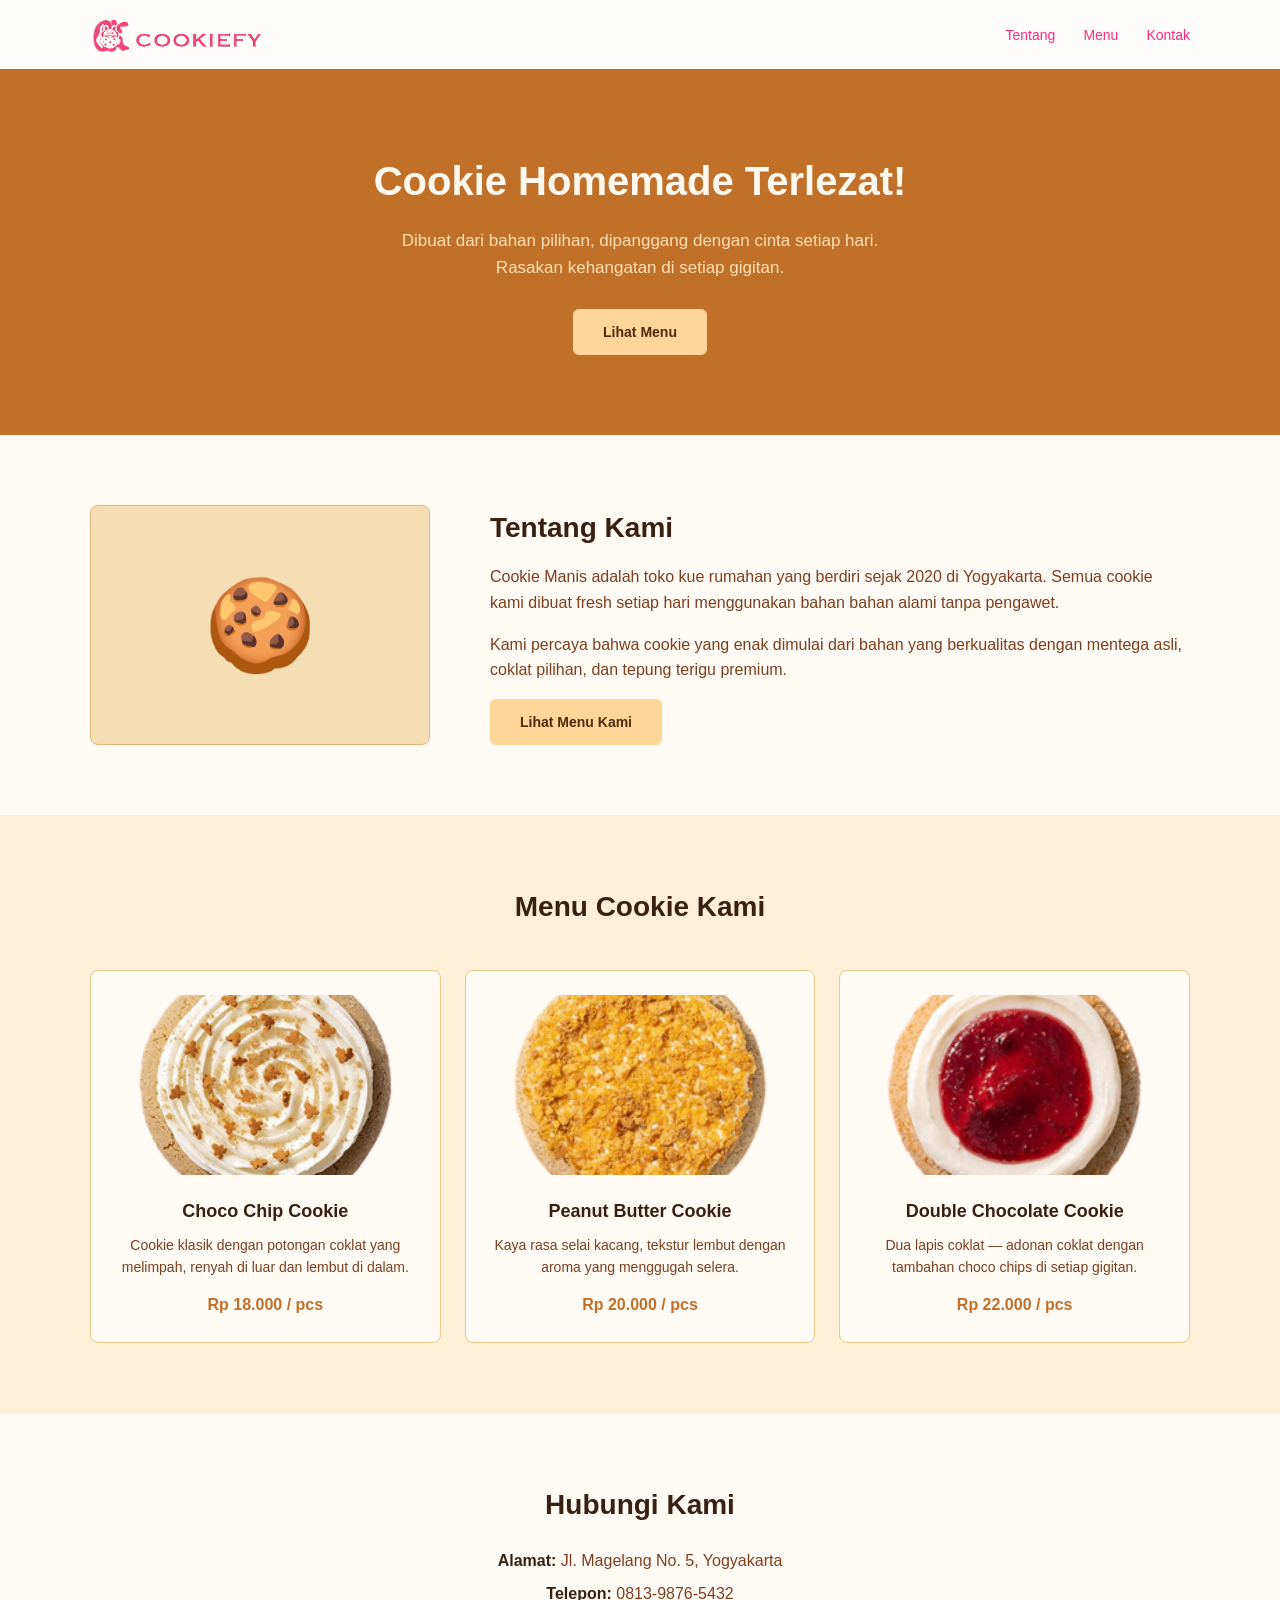
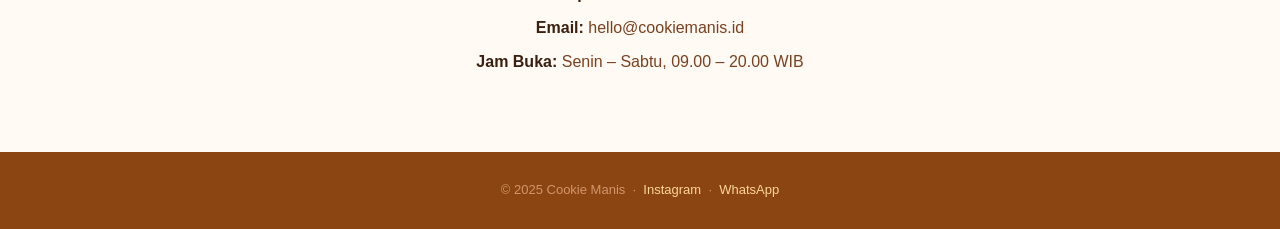
<file: index.html>
<!DOCTYPE html>
<html lang="id">
<head>
  <meta charset="UTF-8" />
  <meta name="viewport" content="width=device-width, initial-scale=1.0" />
  <title> COOKIEFY </title>

  <style>
    /* CSS Reset */
    * {
      margin: 0;
      padding: 0;
      box-sizing: border-box;
    }

    @import url('https://fonts.googleapis.com/css2?family=Poppins:wght@300;400;600;700&display=swap');

    body {
      font-family: 'Poppins', sans-serif;
      background-color: #fffaf4;
      color: #3a2010;
      line-height: 1.6;
    }

    /* ---- NAVBAR ---- */
    nav {
      background-color: #fffdfb;
      padding: 16px 0;
    }

    .nav-inner {
      width: 1100px;
      max-width: 95%;
      margin: 0 auto;
      display: flex;
      justify-content: space-between;
      align-items: center;
    }

    .nav-logo {
      font-size: 22px;
      font-weight: 700;
      color: hsl(347, 100%, 60%);
      letter-spacing: 1px;
    }

    .nav-links {
      list-style: none;
      display: flex;
      gap: 28px;
    }

    .nav-links a {
      text-decoration: none;
      color: #ff2a7c;
      font-size: 14px;
    }

    .nav-links a:hover   { color: #fff; }
    .nav-links a:visited { color: #f0c98a; }

    /* ---- HERO ---- */
    header {
      background-color: #c1702a;
      padding: 80px 0;
      text-align: center;
    }

    header h1 {
      font-size: 40px;
      font-weight: 700;
      color: #fff8ee;
      margin-bottom: 14px;
    }

    header p {
      font-size: 17px;
      color: #ffe0b2;
      font-weight: 300;
      max-width: 480px;
      margin: 0 auto 28px;
    }

    .btn {
      display: inline-block;
      background-color: #ffd699;
      color: hsl(30, 73%, 17%);
      padding: 12px 30px;
      border-radius: 6px;
      text-decoration: none;
      font-weight: 600;
      font-size: 14px;
    }

    .btn:hover { background-color: #ffbe4d; }

    /* ---- CONTAINER ---- */
    .container {
      width: 1100px;
      max-width: 95%;
      margin: 0 auto;
    }

    /* ---- ABOUT ---- */
    section.about {
      padding: 70px 0;
    }

    .about-wrapper {
      display: flex;
      gap: 60px;
      align-items: center;
    }

    .about-image {
      flex: 0 0 340px;
      height: 240px;
      background-color: #f5deb3;
      border-radius: 8px;
      border: 1px solid #e0b87a;
      display: flex;
      align-items: center;
      justify-content: center;
      font-size: 90px;
    }

    .about-content h2 {
      font-size: 28px;
      font-weight: 700;
      margin-bottom: 14px;
    }

    .about-content p {
      font-size: 16px;
      color: #7a4020;
      font-weight: 300;
      margin-bottom: 16px;
    }

    /* ---- MENU ---- */
    section.menu {
      padding: 70px 0;
      background-color: #fef0d8;
    }

    section.menu h2 {
      text-align: center;
      font-size: 28px;
      font-weight: 700;
      margin-bottom: 40px;
    }

    .menu-grid {
      display: grid;
      grid-template-columns: repeat(3, 1fr);
      gap: 24px;
    }

    .menu-card {
      background-color: #fffaf4;
      border: 1px solid #e8c98a;
      border-radius: 8px;
      padding: 24px;
      text-align: center;
    }

    .menu-card:hover { border-color: #c1702a; }

    .menu-card .icon    { font-size: 48px; margin-bottom: 14px; }

    .menu-card h3 {
      font-size: 18px;
      font-weight: 600;
      margin-bottom: 8px;
    }

    .menu-card p {
      font-size: 14px;
      color: #7a4020;
      font-weight: 300;
      margin-bottom: 14px;
    }

    .menu-card .price {
      font-size: 16px;
      font-weight: 700;
      color: #c1702a;
    }

    /* ---- CONTACT ---- */
    section.contact {
      padding: 70px 0;
      text-align: center;
    }

    section.contact h2 {
      font-size: 28px;
      font-weight: 700;
      margin-bottom: 20px;
    }

    section.contact p {
      font-size: 16px;
      color: #7a4020;
      font-weight: 300;
      margin-bottom: 8px;
    }

    section.contact p span {
      font-weight: 600;
      color: #3a2010;
    }

    /* ---- FOOTER ---- */
    footer {
      background-color: #8b4513;
      padding: 28px 0;
      text-align: center;
    }

    footer p {
      color: #d4956a;
      font-size: 13px;
      font-weight: 300;
    }

    footer a         { color: #ffd699; text-decoration: none; }
    footer a:hover   { text-decoration: underline; }
    footer a:visited { color: #f0c98a; } 
    
    @media (max-width: 768px) {
  /* Navbar horizontal ke vertikal */
  .header-container {
    flex-direction: column;
    gap: 1rem;
  }
  
  nav ul {
    flex-direction: column;
    align-items: center;
    gap: 1rem;
  }
  
  nav ul li a {
    font-size: 1rem;
    padding: 0.5rem;
    display: inline-block;
  }
  
  .hero {
    flex-direction: column;
    text-align: center;
    padding: 3rem 5%;
  }
  
  .hero-content h2 {
    font-size: 2rem;
  }
  
  .hero-content p {
    font-size: 1rem;
  }
  
  .about-content {
    flex-direction: column;
    text-align: center;
  }
  
  .menu-grid {
    grid-template-columns: repeat(2, 1fr);
    gap: 1.5rem;
  }
  
  .contact-info {
    gap: 1rem;
  }
  
  .contact-card {
    min-width: 180px;
  }
  
  .about h2,
  .menu h2,
  .contact h2 {
    font-size: 1.8rem;
  }
  
  .about-text p {
    font-size: 0.95rem;
  }
  
  .card h3 {
    font-size: 1.1rem;
  }
  
  .card p {
    font-size: 0.85rem;
  }
}


  </style>
</head>
<body>

  <!-- NAVBAR -->
  <nav>
    <div class="nav-inner">
      <div class="nav-logo">
        <img src="LOGO.png" alt="Logo" style="height: 35px; vertical-align: middle;"></div>
      <ul class="nav-links">
        <li><a href="#about">Tentang</a></li>
        <li><a href="#menu">Menu</a></li>
        <li><a href="#contact">Kontak</a></li>
      </ul>
    </div>
  </nav>

  <!-- HERO -->
  <header>
    <h1>Cookie Homemade Terlezat!</h1>
    <p>Dibuat dari bahan pilihan, dipanggang dengan cinta setiap hari. Rasakan kehangatan di setiap gigitan.</p>
    <a href="#menu" class="btn">Lihat Menu</a>
  </header>

  <!-- ABOUT -->
  <section class="about" id="about">
    <div class="container about-wrapper">
      <div class="about-image">🍪</div>
      <div class="about-content">
        <h2>Tentang Kami</h2>
        <p>
          Cookie Manis adalah toko kue rumahan yang berdiri sejak 2020 di Yogyakarta.
          Semua cookie kami dibuat fresh setiap hari menggunakan bahan bahan alami tanpa pengawet.
        </p>
        <p>
          Kami percaya bahwa cookie yang enak dimulai dari bahan yang berkualitas dengan
          mentega asli, coklat pilihan, dan tepung terigu premium.
        </p>
        <a href="#menu" class="btn">Lihat Menu Kami</a>
      </div>
    </div>
  </section>

  <!-- MENU -->
  <section class="menu" id="menu">
    <div class="container">
      <h2>Menu Cookie Kami</h2>
      <div class="menu-grid">

       <div class="menu-card">
        <img src="menu1.png" alt="Choco Chip Cookie" style="width: 100%; height: 180px; object-fit: cover; border-radius: 6px; margin-bottom: 14px;">
         <h3>Choco Chip Cookie</h3>
         <p>Cookie klasik dengan potongan coklat yang melimpah, renyah di luar dan lembut di dalam.</p>
         <div class="price">Rp 18.000 / pcs</div>
</div>

        <div class="menu-card">
  <img src="menu2.png" alt="Peanut Butter Cookie" style="width: 100%; height: 180px; object-fit: cover; border-radius: 6px; margin-bottom: 14px;">
  <h3>Peanut Butter Cookie</h3>
  <p>Kaya rasa selai kacang, tekstur lembut dengan aroma yang menggugah selera.</p>
  <div class="price">Rp 20.000 / pcs</div>
</div>

        <div class="menu-card">
  <img src="menu3.png" alt="Double Chocolate Cookie" style="width: 100%; height: 180px; object-fit: cover; border-radius: 6px; margin-bottom: 14px;">
  <h3>Double Chocolate Cookie</h3>
  <p>Dua lapis coklat — adonan coklat dengan tambahan choco chips di setiap gigitan.</p>
  <div class="price">Rp 22.000 / pcs</div>
</div>

      </div>
    </div>
  </section>

  <!-- CONTACT -->
  <section class="contact" id="contact">
    <div class="container">
      <h2>Hubungi Kami</h2>
      <p><span>Alamat:</span> Jl. Magelang No. 5, Yogyakarta</p>
      <p><span>Telepon:</span> 0813-9876-5432</p>
      <p><span>Email:</span> hello@cookiemanis.id</p>
      <p><span>Jam Buka:</span> Senin – Sabtu, 09.00 – 20.00 WIB</p>
    </div>
  </section>

  <!-- FOOTER -->
  <footer>
    <p>&copy; 2025 Cookie Manis &nbsp;·&nbsp; <a href="#">Instagram</a> &nbsp;·&nbsp; <a href="#">WhatsApp</a></p>
  </footer>

</body>
</html>
</file>
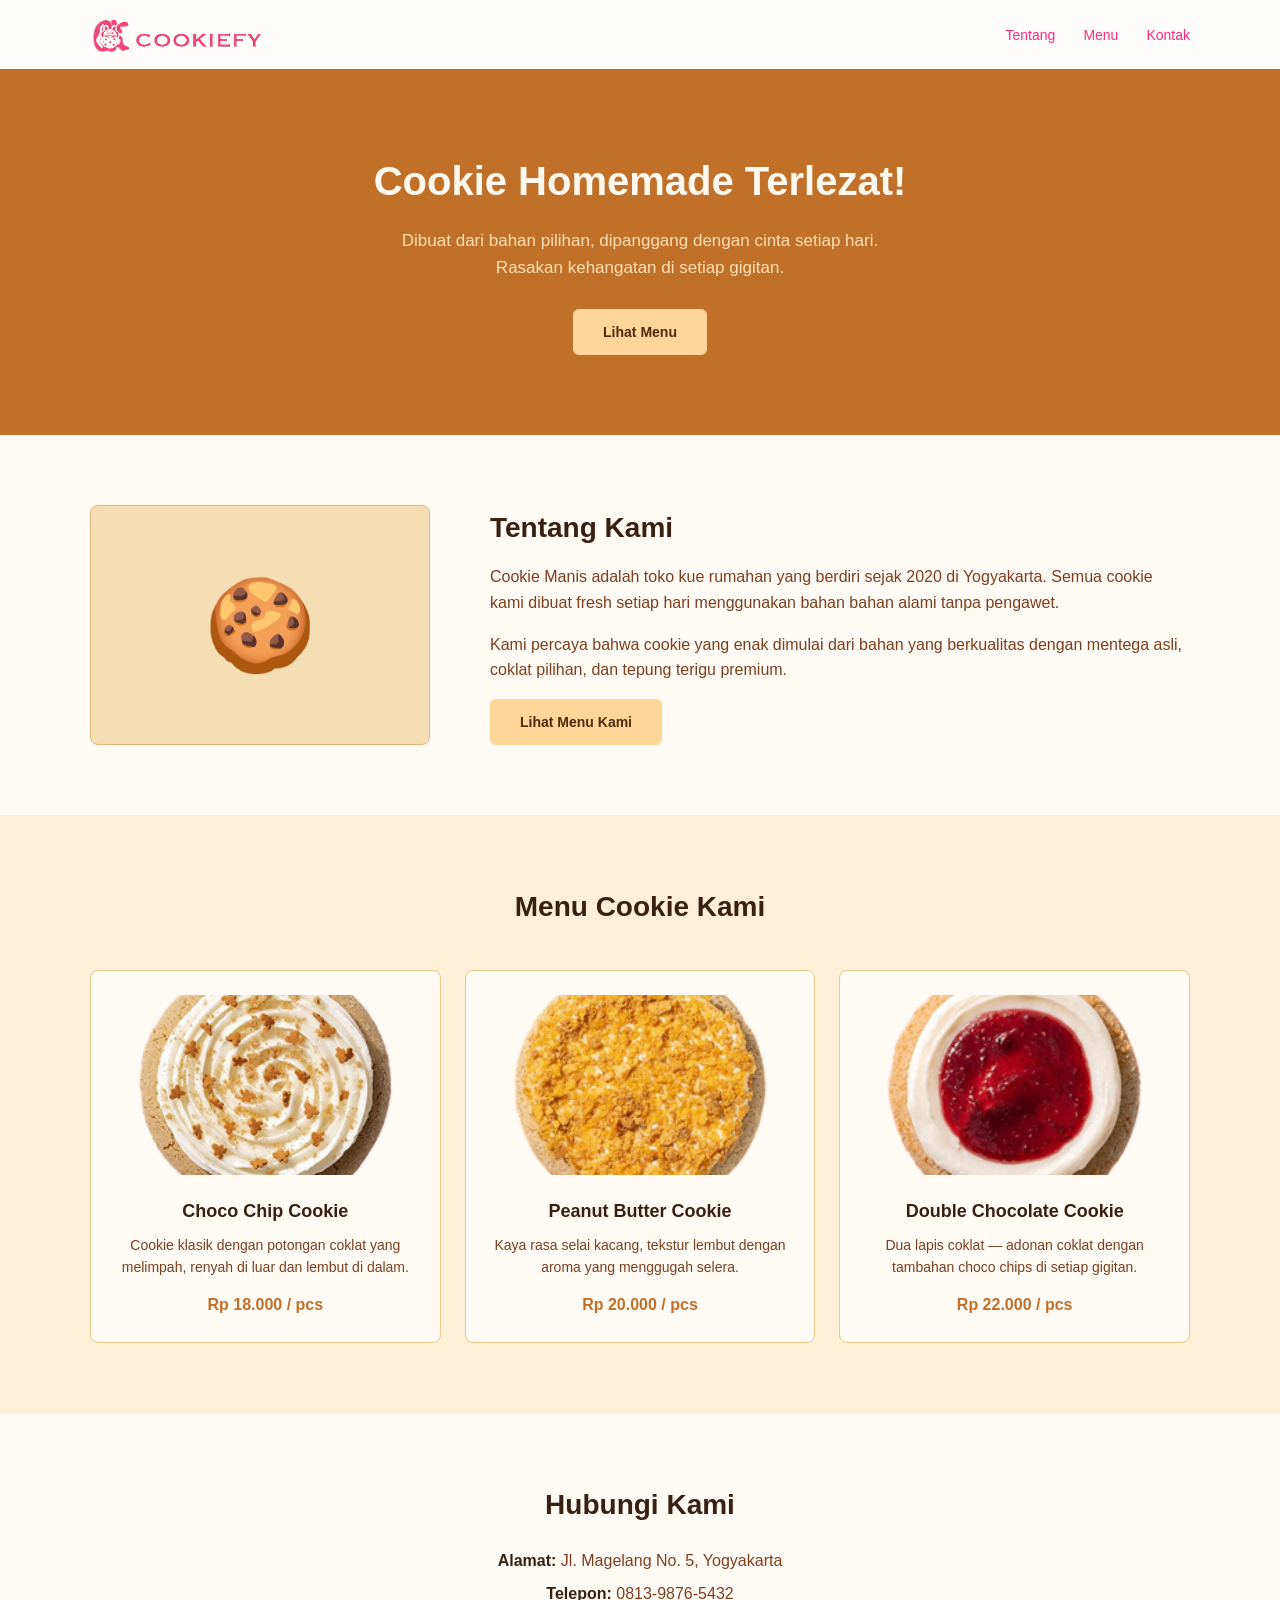
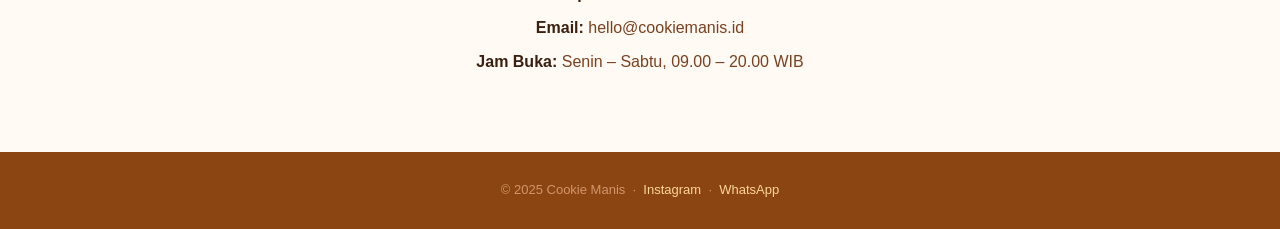
<file: cookiefy.html>
<!DOCTYPE html>
<html lang="id">
<head>
  <meta charset="UTF-8" />
  <meta name="viewport" content="width=device-width, initial-scale=1.0" />
  <title> COOKIEFY </title>

  <style>
    /* CSS Reset */
    * {
      margin: 0;
      padding: 0;
      box-sizing: border-box;
    }

    @import url('https://fonts.googleapis.com/css2?family=Poppins:wght@300;400;600;700&display=swap');

    body {
      font-family: 'Poppins', sans-serif;
      background-color: #fffaf4;
      color: #3a2010;
      line-height: 1.6;
    }

    /* ---- NAVBAR ---- */
    nav {
      background-color: #fffdfb;
      padding: 16px 0;
    }

    .nav-inner {
      width: 1100px;
      max-width: 95%;
      margin: 0 auto;
      display: flex;
      justify-content: space-between;
      align-items: center;
    }

    .nav-logo {
      font-size: 22px;
      font-weight: 700;
      color: hsl(347, 100%, 60%);
      letter-spacing: 1px;
    }

    .nav-links {
      list-style: none;
      display: flex;
      gap: 28px;
    }

    .nav-links a {
      text-decoration: none;
      color: #ff2a7c;
      font-size: 14px;
    }

    .nav-links a:hover   { color: #fff; }
    .nav-links a:visited { color: #f0c98a; }

    /* ---- HERO ---- */
    header {
      background-color: #c1702a;
      padding: 80px 0;
      text-align: center;
    }

    header h1 {
      font-size: 40px;
      font-weight: 700;
      color: #fff8ee;
      margin-bottom: 14px;
    }

    header p {
      font-size: 17px;
      color: #ffe0b2;
      font-weight: 300;
      max-width: 480px;
      margin: 0 auto 28px;
    }

    .btn {
      display: inline-block;
      background-color: #ffd699;
      color: hsl(30, 73%, 17%);
      padding: 12px 30px;
      border-radius: 6px;
      text-decoration: none;
      font-weight: 600;
      font-size: 14px;
    }

    .btn:hover { background-color: #ffbe4d; }

    /* ---- CONTAINER ---- */
    .container {
      width: 1100px;
      max-width: 95%;
      margin: 0 auto;
    }

    /* ---- ABOUT ---- */
    section.about {
      padding: 70px 0;
    }

    .about-wrapper {
      display: flex;
      gap: 60px;
      align-items: center;
    }

    .about-image {
      flex: 0 0 340px;
      height: 240px;
      background-color: #f5deb3;
      border-radius: 8px;
      border: 1px solid #e0b87a;
      display: flex;
      align-items: center;
      justify-content: center;
      font-size: 90px;
    }

    .about-content h2 {
      font-size: 28px;
      font-weight: 700;
      margin-bottom: 14px;
    }

    .about-content p {
      font-size: 16px;
      color: #7a4020;
      font-weight: 300;
      margin-bottom: 16px;
    }

    /* ---- MENU ---- */
    section.menu {
      padding: 70px 0;
      background-color: #fef0d8;
    }

    section.menu h2 {
      text-align: center;
      font-size: 28px;
      font-weight: 700;
      margin-bottom: 40px;
    }

    .menu-grid {
      display: grid;
      grid-template-columns: repeat(3, 1fr);
      gap: 24px;
    }

    .menu-card {
      background-color: #fffaf4;
      border: 1px solid #e8c98a;
      border-radius: 8px;
      padding: 24px;
      text-align: center;
    }

    .menu-card:hover { border-color: #c1702a; }

    .menu-card .icon    { font-size: 48px; margin-bottom: 14px; }

    .menu-card h3 {
      font-size: 18px;
      font-weight: 600;
      margin-bottom: 8px;
    }

    .menu-card p {
      font-size: 14px;
      color: #7a4020;
      font-weight: 300;
      margin-bottom: 14px;
    }

    .menu-card .price {
      font-size: 16px;
      font-weight: 700;
      color: #c1702a;
    }

    /* ---- CONTACT ---- */
    section.contact {
      padding: 70px 0;
      text-align: center;
    }

    section.contact h2 {
      font-size: 28px;
      font-weight: 700;
      margin-bottom: 20px;
    }

    section.contact p {
      font-size: 16px;
      color: #7a4020;
      font-weight: 300;
      margin-bottom: 8px;
    }

    section.contact p span {
      font-weight: 600;
      color: #3a2010;
    }

    /* ---- FOOTER ---- */
    footer {
      background-color: #8b4513;
      padding: 28px 0;
      text-align: center;
    }

    footer p {
      color: #d4956a;
      font-size: 13px;
      font-weight: 300;
    }

    footer a         { color: #ffd699; text-decoration: none; }
    footer a:hover   { text-decoration: underline; }
    footer a:visited { color: #f0c98a; }

  </style>
</head>
<body>

  <!-- NAVBAR -->
  <nav>
    <div class="nav-inner">
      <div class="nav-logo">
        <img src="LOGO.png" alt="Logo" style="height: 35px; vertical-align: middle;"></div>
      <ul class="nav-links">
        <li><a href="#about">Tentang</a></li>
        <li><a href="#menu">Menu</a></li>
        <li><a href="#contact">Kontak</a></li>
      </ul>
    </div>
  </nav>

  <!-- HERO -->
  <header>
    <h1>Cookie Homemade Terlezat!</h1>
    <p>Dibuat dari bahan pilihan, dipanggang dengan cinta setiap hari. Rasakan kehangatan di setiap gigitan.</p>
    <a href="#menu" class="btn">Lihat Menu</a>
  </header>

  <!-- ABOUT -->
  <section class="about" id="about">
    <div class="container about-wrapper">
      <div class="about-image">🍪</div>
      <div class="about-content">
        <h2>Tentang Kami</h2>
        <p>
          Cookie Manis adalah toko kue rumahan yang berdiri sejak 2020 di Yogyakarta.
          Semua cookie kami dibuat fresh setiap hari menggunakan bahan bahan alami tanpa pengawet.
        </p>
        <p>
          Kami percaya bahwa cookie yang enak dimulai dari bahan yang berkualitas dengan
          mentega asli, coklat pilihan, dan tepung terigu premium.
        </p>
        <a href="#menu" class="btn">Lihat Menu Kami</a>
      </div>
    </div>
  </section>

  <!-- MENU -->
  <section class="menu" id="menu">
    <div class="container">
      <h2>Menu Cookie Kami</h2>
      <div class="menu-grid">

       <div class="menu-card">
        <img src="menu1.png" alt="Choco Chip Cookie" style="width: 100%; height: 180px; object-fit: cover; border-radius: 6px; margin-bottom: 14px;">
         <h3>Choco Chip Cookie</h3>
         <p>Cookie klasik dengan potongan coklat yang melimpah, renyah di luar dan lembut di dalam.</p>
         <div class="price">Rp 18.000 / pcs</div>
</div>

        <div class="menu-card">
  <img src="menu2.png" alt="Peanut Butter Cookie" style="width: 100%; height: 180px; object-fit: cover; border-radius: 6px; margin-bottom: 14px;">
  <h3>Peanut Butter Cookie</h3>
  <p>Kaya rasa selai kacang, tekstur lembut dengan aroma yang menggugah selera.</p>
  <div class="price">Rp 20.000 / pcs</div>
</div>

        <div class="menu-card">
  <img src="menu3.png" alt="Double Chocolate Cookie" style="width: 100%; height: 180px; object-fit: cover; border-radius: 6px; margin-bottom: 14px;">
  <h3>Double Chocolate Cookie</h3>
  <p>Dua lapis coklat — adonan coklat dengan tambahan choco chips di setiap gigitan.</p>
  <div class="price">Rp 22.000 / pcs</div>
</div>

      </div>
    </div>
  </section>

  <!-- CONTACT -->
  <section class="contact" id="contact">
    <div class="container">
      <h2>Hubungi Kami</h2>
      <p><span>Alamat:</span> Jl. Magelang No. 5, Yogyakarta</p>
      <p><span>Telepon:</span> 0813-9876-5432</p>
      <p><span>Email:</span> hello@cookiemanis.id</p>
      <p><span>Jam Buka:</span> Senin – Sabtu, 09.00 – 20.00 WIB</p>
    </div>
  </section>

  <!-- FOOTER -->
  <footer>
    <p>&copy; 2025 Cookie Manis &nbsp;·&nbsp; <a href="#">Instagram</a> &nbsp;·&nbsp; <a href="#">WhatsApp</a></p>
  </footer>

</body>
</html>
</file>
